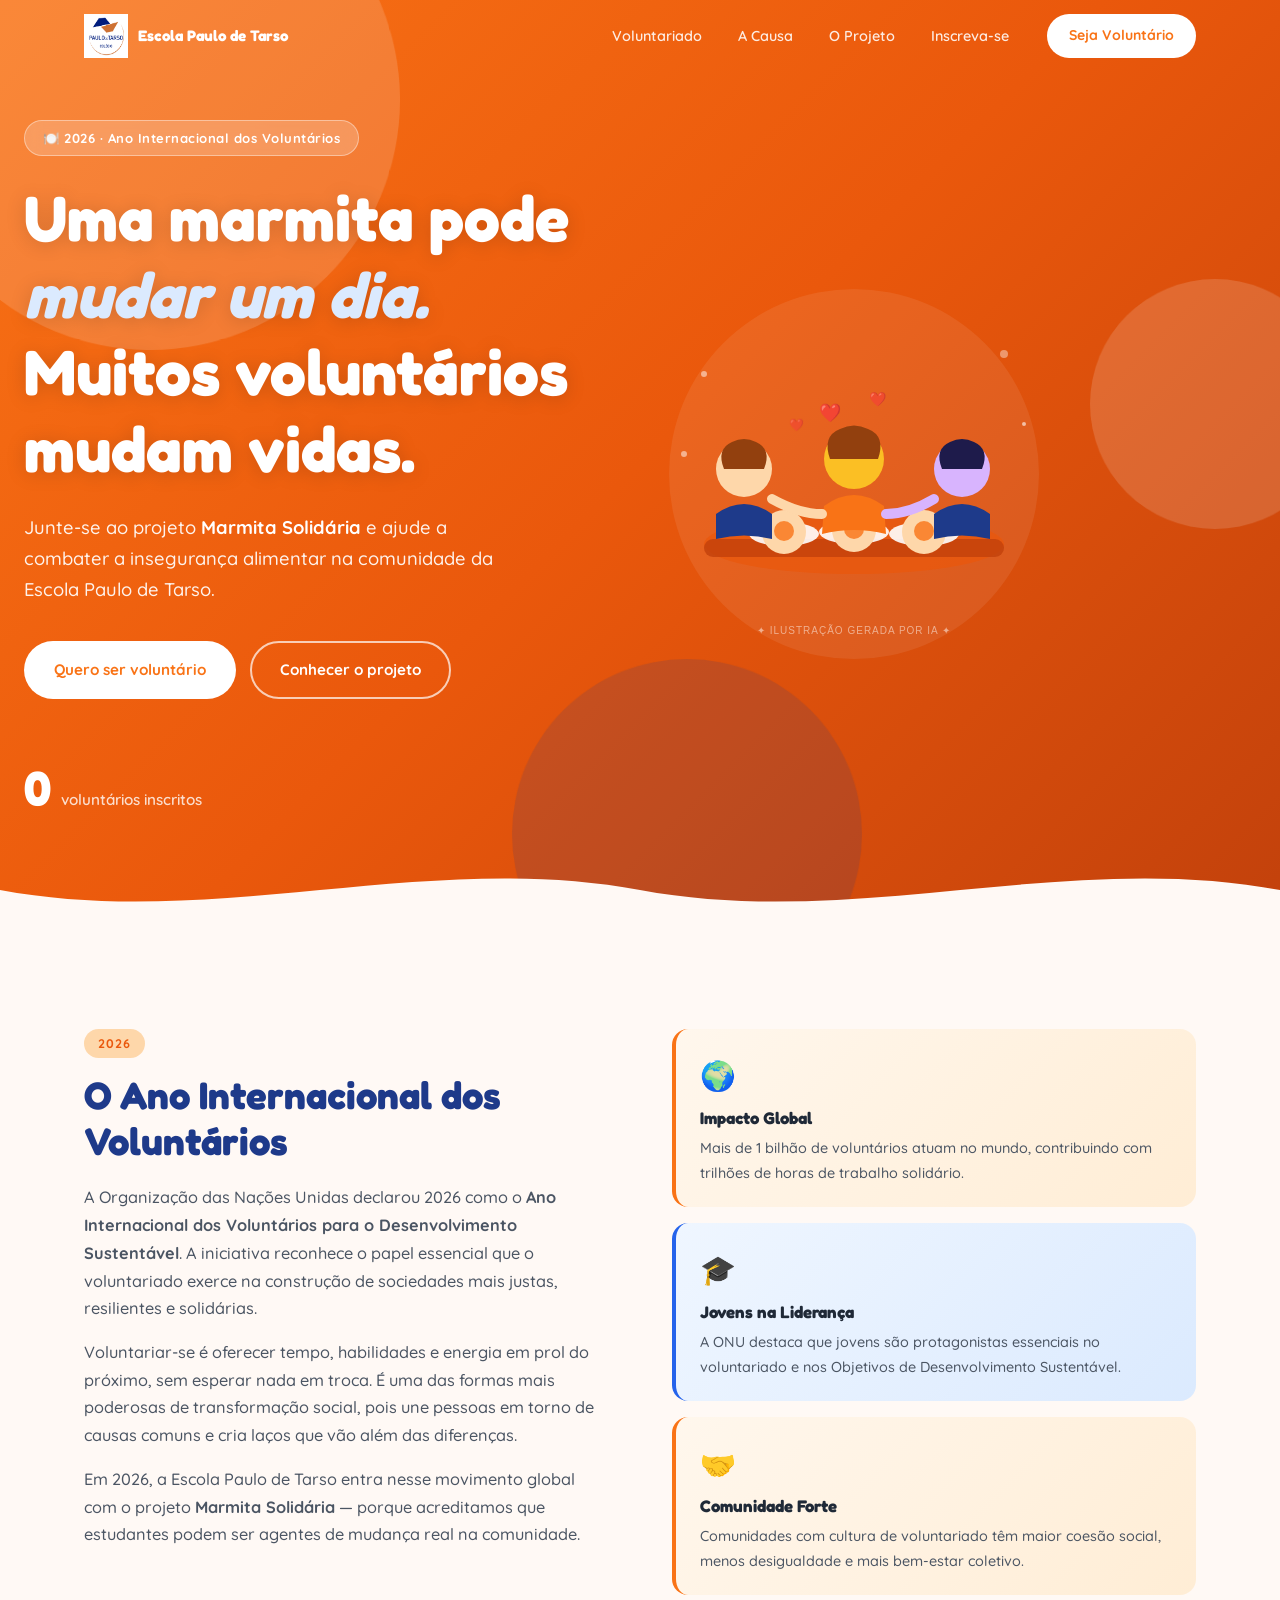
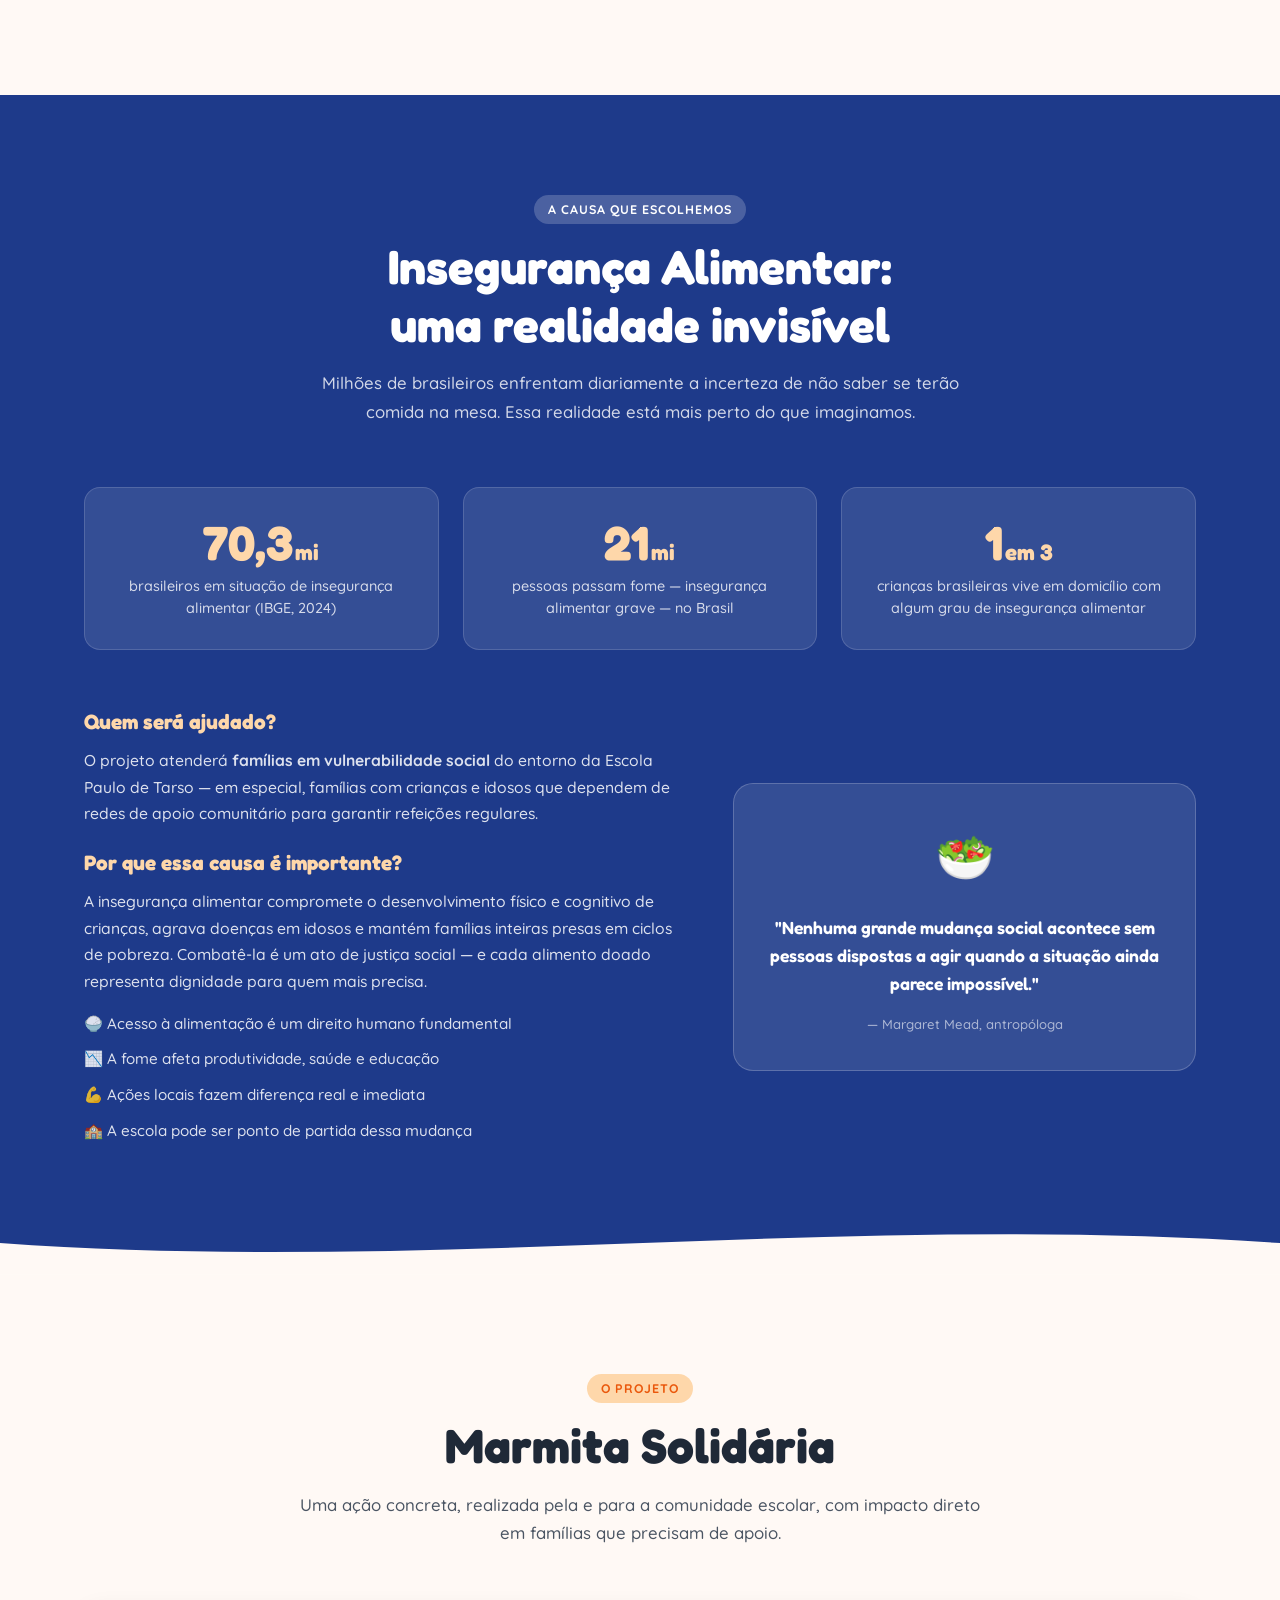
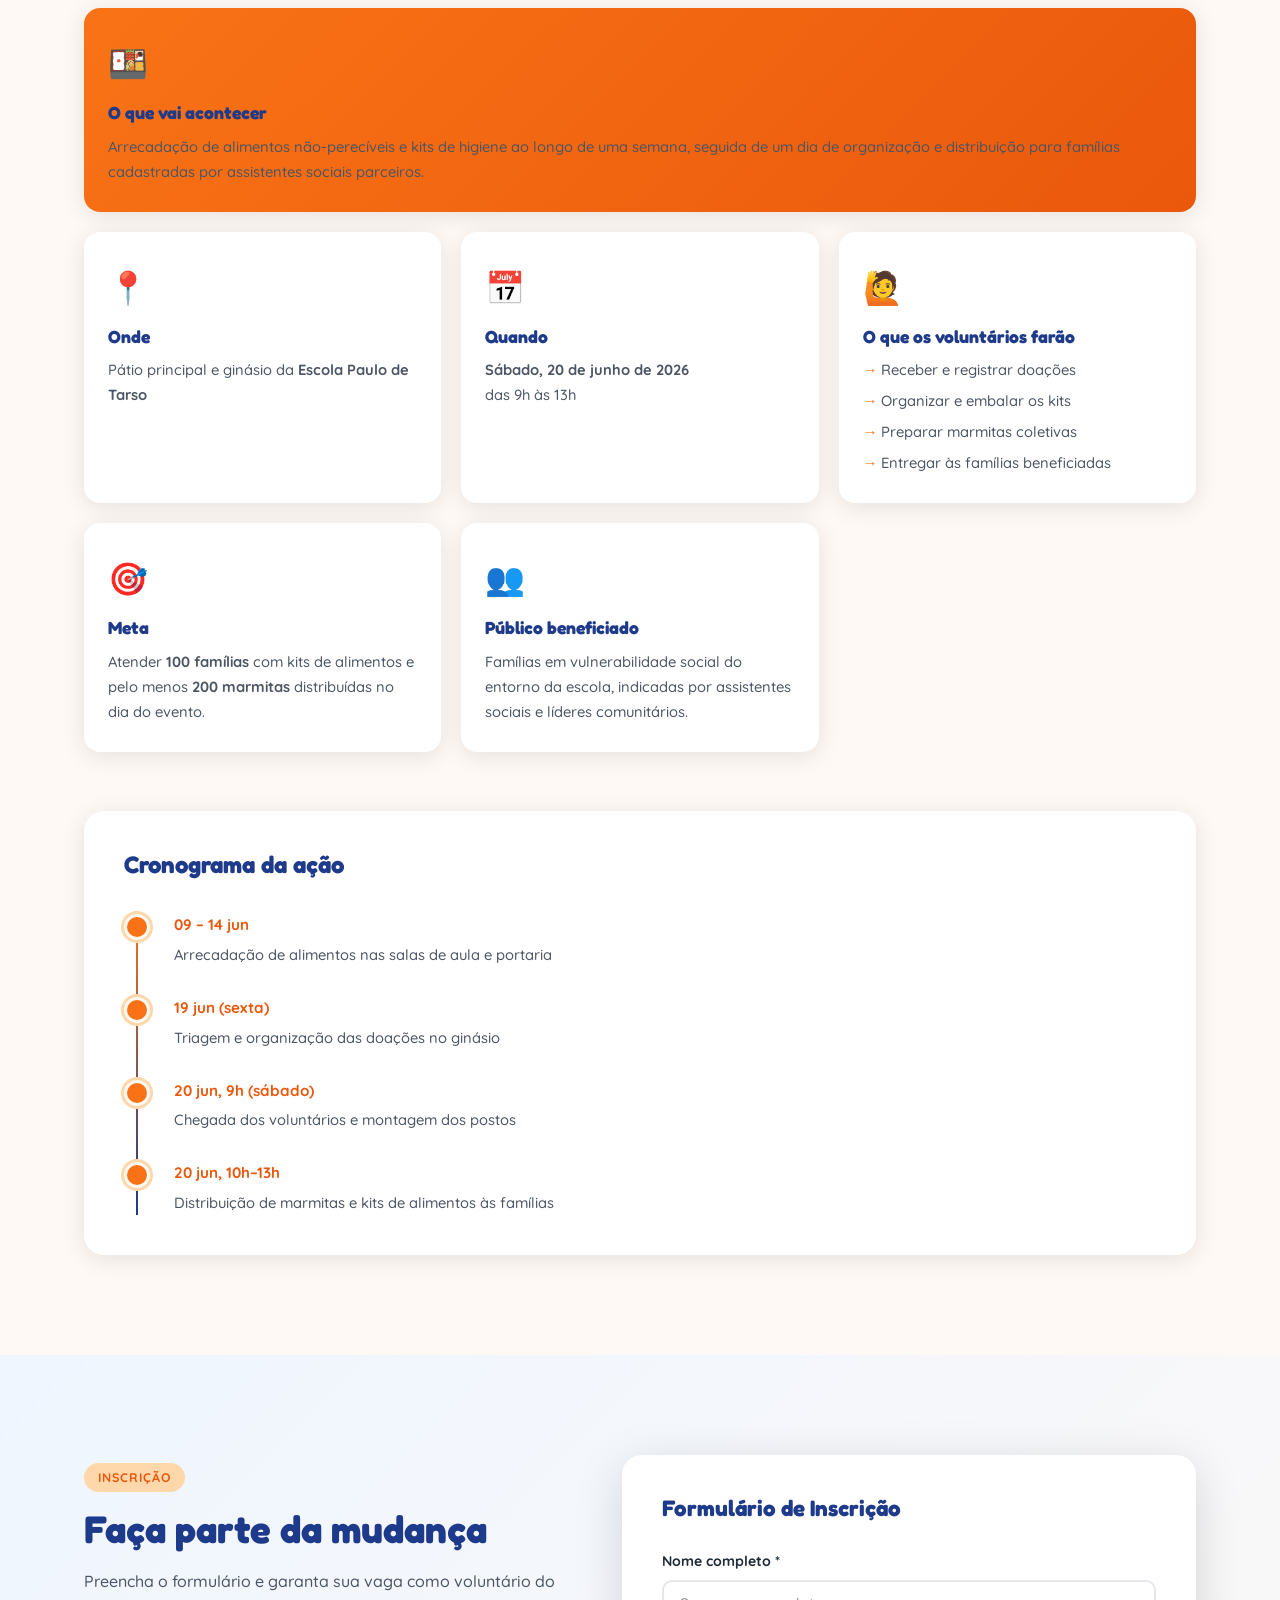
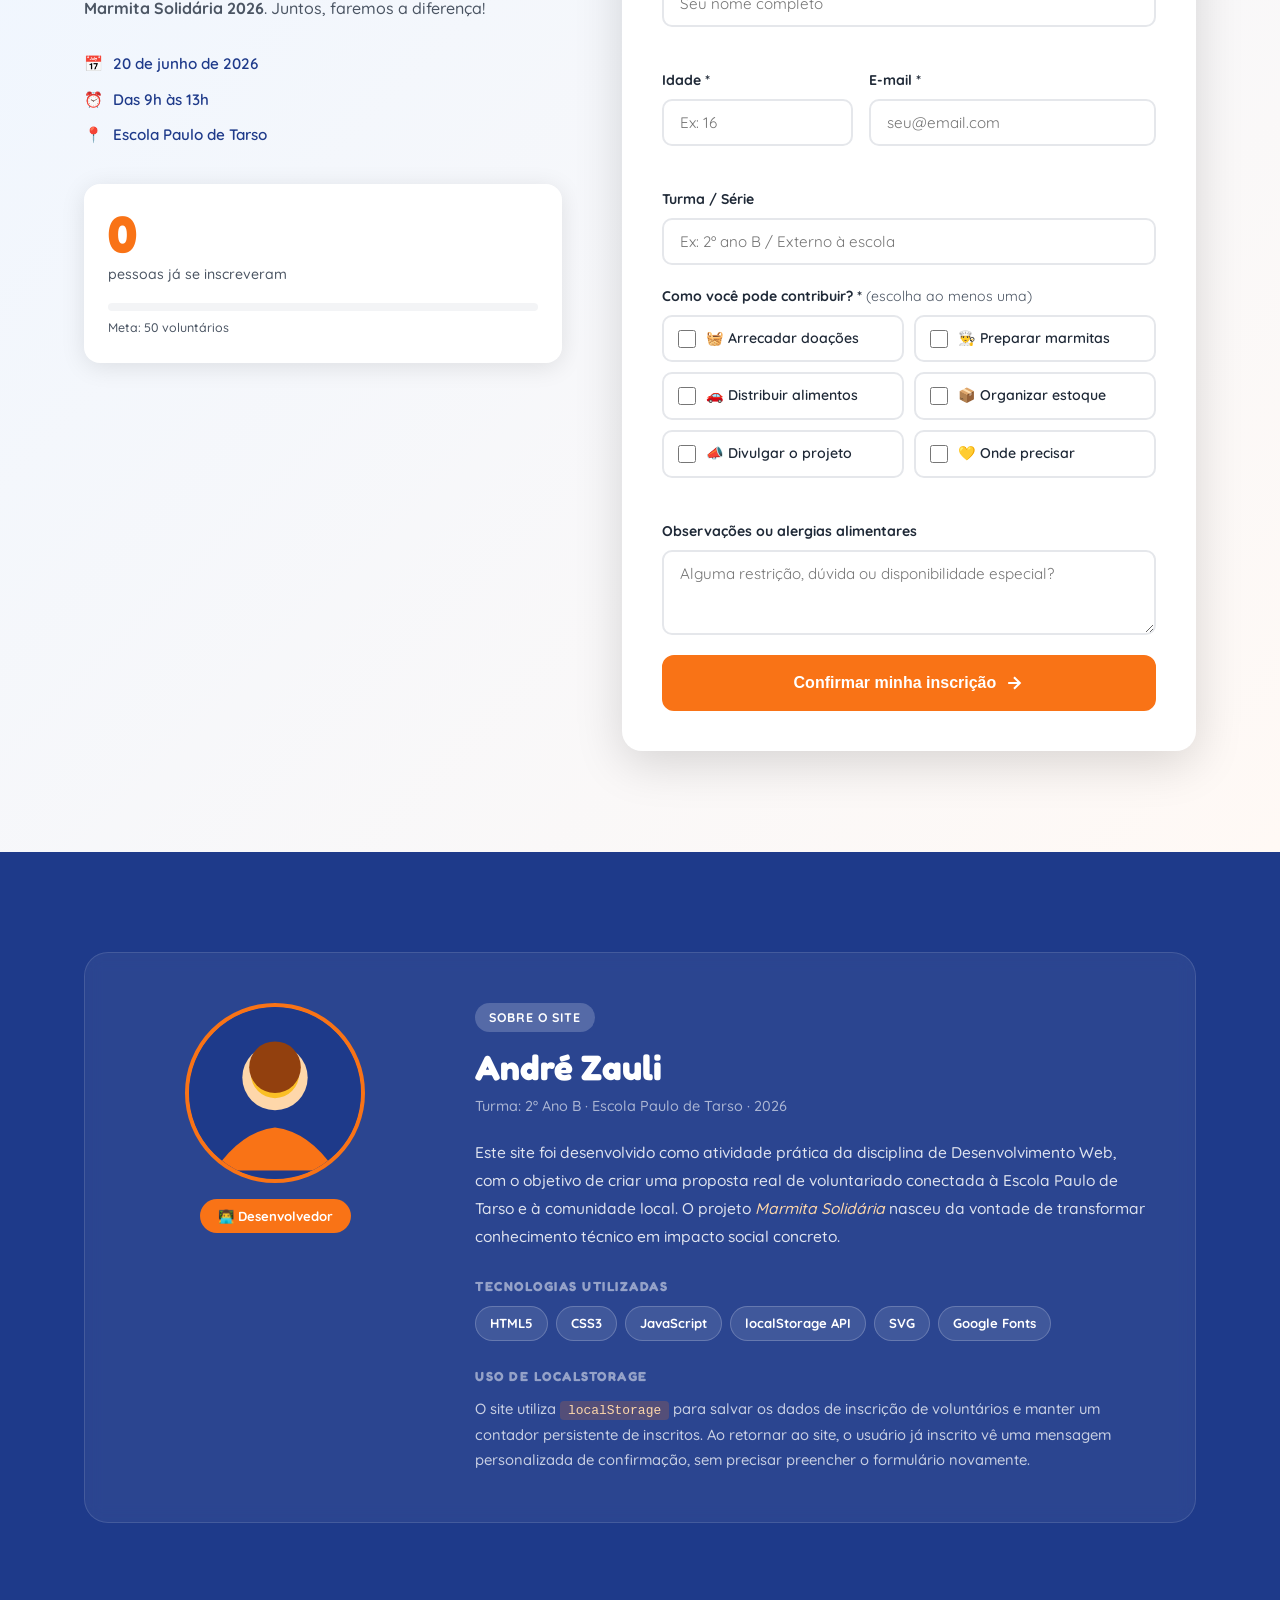
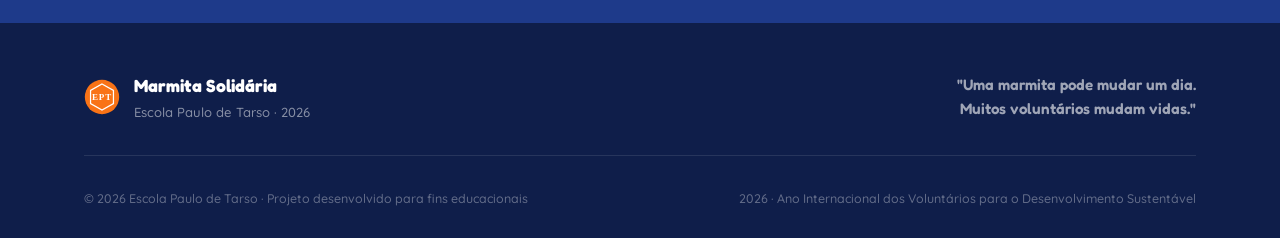
<file: atividade_felipe/index.html>
<!DOCTYPE html>
<html lang="pt-BR">
<head>
  <meta charset="UTF-8" />
  <meta name="viewport" content="width=device-width, initial-scale=1.0" />
  <title>Marmita Solidária · Escola Paulo de Tarso</title>
  <link rel="preconnect" href="https://fonts.googleapis.com" />
  <link rel="preconnect" href="https://fonts.gstatic.com" crossorigin />
  <link href="https://fonts.googleapis.com/css2?family=Fredoka:wght@300;400;500;600;700;800&family=Quicksand:wght@400;500;600;700&display=swap" rel="stylesheet" />
  <link rel="stylesheet" href="style.css" />
</head>
<body>

  <!-- ═══════════ NAVBAR ═══════════ -->
  <nav id="navbar">
    <div class="nav-container">
      <a href="#hero" class="nav-logo">
        <img src="../fotos/logo colegio.png" alt="Logo Colégio Paulo de Tarso" width="44" height="44">
        <span>Escola Paulo de Tarso</span>
      </a>
      <ul class="nav-links" id="navLinks">
        <li><a href="#voluntariado">Voluntariado</a></li>
        <li><a href="#causa">A Causa</a></li>
        <li><a href="#projeto">O Projeto</a></li>
        <li><a href="#formulario">Inscreva-se</a></li>
      </ul>
      <a href="#formulario" class="nav-cta">Seja Voluntário</a>
      <button class="nav-toggle" id="navToggle" aria-label="Abrir menu">
        <span></span><span></span><span></span>
      </button>
    </div>
  </nav>

  <!-- ═══════════ HERO ═══════════ -->
  <section id="hero">
    <div class="hero-blobs">
      <div class="blob b1"></div>
      <div class="blob b2"></div>
      <div class="blob b3"></div>
    </div>

    <div class="hero-content">
      <span class="badge">🍽️ 2026 · Ano Internacional dos Voluntários</span>
      <h1>
        Uma marmita pode<br>
        <em>mudar um dia.</em><br>
        Muitos voluntários<br>
        mudam vidas.
      </h1>
      <p class="hero-sub">
        Junte-se ao projeto <strong>Marmita Solidária</strong> e ajude a combater
        a insegurança alimentar na comunidade da Escola Paulo de Tarso.
      </p>
      <div class="hero-btns">
        <a href="#formulario" class="btn btn-white">Quero ser voluntário</a>
        <a href="#projeto" class="btn btn-outline-white">Conhecer o projeto</a>
      </div>
      <div class="hero-counter">
        <span class="counter-num" id="heroCounter">0</span>
        <span class="counter-lbl">voluntários inscritos</span>
      </div>
    </div>

    <!-- Ilustração SVG estilo IA -->
    <div class="hero-art" aria-label="Ilustração gerada por IA: comunidade compartilhando refeições">
      <svg viewBox="0 0 420 400" xmlns="http://www.w3.org/2000/svg" role="img">
        <title>Comunidade solidária compartilhando alimentos</title>
        <!-- BG circle -->
        <circle cx="210" cy="200" r="185" fill="rgba(255,255,255,0.08)"/>
        <!-- Table -->
        <ellipse cx="210" cy="270" rx="150" ry="30" fill="#EA580C" opacity="0.7"/>
        <rect x="60" y="265" width="300" height="18" rx="9" fill="#C2410C" opacity="0.8"/>
        <!-- Plates -->
        <ellipse cx="140" cy="260" rx="35" ry="12" fill="#fff" opacity="0.9"/>
        <ellipse cx="210" cy="258" rx="35" ry="12" fill="#fff" opacity="0.9"/>
        <ellipse cx="280" cy="260" rx="35" ry="12" fill="#fff" opacity="0.9"/>
        <circle cx="140" cy="258" r="22" fill="#FED7AA"/>
        <circle cx="210" cy="256" r="22" fill="#FED7AA"/>
        <circle cx="280" cy="258" r="22" fill="#FED7AA"/>
        <!-- Food details -->
        <circle cx="140" cy="257" r="10" fill="#F97316" opacity="0.8"/>
        <circle cx="210" cy="255" r="10" fill="#F97316" opacity="0.8"/>
        <circle cx="280" cy="257" r="10" fill="#F97316" opacity="0.8"/>
        <!-- Person left -->
        <circle cx="100" cy="195" r="28" fill="#FED7AA"/>
        <path d="M72 240 Q100 220 128 240 L128 265 Q100 258 72 265 Z" fill="#1e3a8a"/>
        <path d="M80 195 Q72 175 88 168 Q100 162 112 168 Q128 175 120 195" fill="#92400e"/>
        <!-- Person center -->
        <circle cx="210" cy="185" r="30" fill="#FBBF24"/>
        <path d="M180 232 Q210 210 240 232 L242 260 Q210 252 178 260 Z" fill="#F97316"/>
        <path d="M186 185 Q178 162 196 155 Q210 148 224 155 Q242 162 234 185" fill="#92400e"/>
        <!-- Person right -->
        <circle cx="318" cy="195" r="28" fill="#D8B4FE"/>
        <path d="M290 240 Q318 220 346 240 L346 265 Q318 258 290 265 Z" fill="#1e3a8a"/>
        <path d="M298 195 Q290 175 306 168 Q318 162 330 168 Q346 175 338 195" fill="#1e1b4b"/>
        <!-- Arms reaching toward center -->
        <path d="M128 225 Q155 240 178 240" stroke="#FED7AA" stroke-width="10" fill="none" stroke-linecap="round"/>
        <path d="M242 240 Q265 240 290 225" stroke="#D8B4FE" stroke-width="10" fill="none" stroke-linecap="round"/>
        <!-- Hearts floating -->
        <text x="175" y="145" font-size="18" fill="#fff" opacity="0.9">❤️</text>
        <text x="225" y="130" font-size="14" fill="#fff" opacity="0.7">❤️</text>
        <text x="145" y="155" font-size="12" fill="#fff" opacity="0.6">❤️</text>
        <!-- Stars -->
        <circle cx="60" cy="100" r="3" fill="#fff" opacity="0.5"/>
        <circle cx="360" cy="80" r="4" fill="#fff" opacity="0.4"/>
        <circle cx="380" cy="150" r="2" fill="#fff" opacity="0.6"/>
        <circle cx="40" cy="180" r="3" fill="#fff" opacity="0.5"/>
        <!-- Label -->
        <text x="210" y="360" text-anchor="middle" font-family="sans-serif" font-size="10" fill="rgba(255,255,255,0.5)" letter-spacing="1">✦ ILUSTRAÇÃO GERADA POR IA ✦</text>
      </svg>
    </div>

    <div class="wave-bottom">
      <svg viewBox="0 0 1440 90" xmlns="http://www.w3.org/2000/svg" preserveAspectRatio="none">
        <path d="M0,45 C240,90 480,0 720,45 C960,90 1200,0 1440,45 L1440,90 L0,90 Z" fill="#fff9f5"/>
      </svg>
    </div>
  </section>

  <!-- ═══════════ ANO DO VOLUNTARIADO ═══════════ -->
  <section id="voluntariado" class="section-light">
    <div class="container">
      <div class="two-col reveal">
        <div class="col-text">
          <span class="section-tag">2026</span>
          <h2>O Ano Internacional dos Voluntários</h2>
          <p>
            A Organização das Nações Unidas declarou 2026 como o
            <strong>Ano Internacional dos Voluntários para o Desenvolvimento Sustentável</strong>.
            A iniciativa reconhece o papel essencial que o voluntariado exerce na construção de
            sociedades mais justas, resilientes e solidárias.
          </p>
          <p>
            Voluntariar-se é oferecer tempo, habilidades e energia em prol do próximo, sem
            esperar nada em troca. É uma das formas mais poderosas de transformação social,
            pois une pessoas em torno de causas comuns e cria laços que vão além das diferenças.
          </p>
          <p>
            Em 2026, a Escola Paulo de Tarso entra nesse movimento global com o projeto
            <strong>Marmita Solidária</strong> — porque acreditamos que estudantes podem
            ser agentes de mudança real na comunidade.
          </p>
        </div>
        <div class="col-cards">
          <div class="info-card ic-orange">
            <div class="ic-icon">🌍</div>
            <h3>Impacto Global</h3>
            <p>Mais de 1 bilhão de voluntários atuam no mundo, contribuindo com trilhões de horas de trabalho solidário.</p>
          </div>
          <div class="info-card ic-blue">
            <div class="ic-icon">🎓</div>
            <h3>Jovens na Liderança</h3>
            <p>A ONU destaca que jovens são protagonistas essenciais no voluntariado e nos Objetivos de Desenvolvimento Sustentável.</p>
          </div>
          <div class="info-card ic-orange">
            <div class="ic-icon">🤝</div>
            <h3>Comunidade Forte</h3>
            <p>Comunidades com cultura de voluntariado têm maior coesão social, menos desigualdade e mais bem-estar coletivo.</p>
          </div>
        </div>
      </div>
    </div>
  </section>

  <!-- ═══════════ A CAUSA ═══════════ -->
  <section id="causa" class="section-blue">
    <div class="container">
      <div class="section-header reveal">
        <span class="section-tag tag-light">A causa que escolhemos</span>
        <h2>Insegurança Alimentar:<br>uma realidade invisível</h2>
        <p class="section-desc">
          Milhões de brasileiros enfrentam diariamente a incerteza de não saber se terão
          comida na mesa. Essa realidade está mais perto do que imaginamos.
        </p>
      </div>

      <div class="stats-grid reveal">
        <div class="stat-card">
          <div class="stat-num">70,3<span>mi</span></div>
          <div class="stat-txt">brasileiros em situação de insegurança alimentar (IBGE, 2024)</div>
        </div>
        <div class="stat-card">
          <div class="stat-num">21<span>mi</span></div>
          <div class="stat-txt">pessoas passam fome — insegurança alimentar grave — no Brasil</div>
        </div>
        <div class="stat-card">
          <div class="stat-num">1<span>em 3</span></div>
          <div class="stat-txt">crianças brasileiras vive em domicílio com algum grau de insegurança alimentar</div>
        </div>
      </div>

      <div class="causa-detail reveal">
        <div class="causa-text">
          <h3>Quem será ajudado?</h3>
          <p>
            O projeto atenderá <strong>famílias em vulnerabilidade social</strong> do entorno
            da Escola Paulo de Tarso — em especial, famílias com crianças e idosos que
            dependem de redes de apoio comunitário para garantir refeições regulares.
          </p>
          <h3>Por que essa causa é importante?</h3>
          <p>
            A insegurança alimentar compromete o desenvolvimento físico e cognitivo de crianças,
            agrava doenças em idosos e mantém famílias inteiras presas em ciclos de pobreza.
            Combatê-la é um ato de justiça social — e cada alimento doado representa dignidade
            para quem mais precisa.
          </p>
          <ul class="causa-list">
            <li>🍚 Acesso à alimentação é um direito humano fundamental</li>
            <li>📉 A fome afeta produtividade, saúde e educação</li>
            <li>💪 Ações locais fazem diferença real e imediata</li>
            <li>🏫 A escola pode ser ponto de partida dessa mudança</li>
          </ul>
        </div>
        <div class="causa-visual">
          <div class="dado-destaque">
            <div class="dado-icone">🥗</div>
            <blockquote>
              "Nenhuma grande mudança social acontece sem pessoas dispostas a agir
              quando a situação ainda parece impossível."
            </blockquote>
            <cite>— Margaret Mead, antropóloga</cite>
          </div>
        </div>
      </div>
    </div>
    <div class="wave-bottom-blue">
      <svg viewBox="0 0 1440 70" xmlns="http://www.w3.org/2000/svg" preserveAspectRatio="none">
        <path d="M0,35 C480,70 960,0 1440,35 L1440,70 L0,70 Z" fill="#fff9f5"/>
      </svg>
    </div>
  </section>

  <!-- ═══════════ O PROJETO ═══════════ -->
  <section id="projeto" class="section-light">
    <div class="container">
      <div class="section-header reveal">
        <span class="section-tag">O Projeto</span>
        <h2>Marmita Solidária</h2>
        <p class="section-desc">
          Uma ação concreta, realizada pela e para a comunidade escolar,
          com impacto direto em famílias que precisam de apoio.
        </p>
      </div>

      <div class="projeto-grid reveal">
        <div class="proj-card pc-main">
          <div class="pc-icon">🍱</div>
          <h3>O que vai acontecer</h3>
          <p>
            Arrecadação de alimentos não-perecíveis e kits de higiene ao longo de
            uma semana, seguida de um dia de organização e distribuição para famílias
            cadastradas por assistentes sociais parceiros.
          </p>
        </div>
        <div class="proj-card">
          <div class="pc-icon">📍</div>
          <h3>Onde</h3>
          <p>Pátio principal e ginásio da <strong>Escola Paulo de Tarso</strong></p>
        </div>
        <div class="proj-card">
          <div class="pc-icon">📅</div>
          <h3>Quando</h3>
          <p><strong>Sábado, 20 de junho de 2026</strong><br>das 9h às 13h</p>
        </div>
        <div class="proj-card">
          <div class="pc-icon">🙋</div>
          <h3>O que os voluntários farão</h3>
          <ul>
            <li>Receber e registrar doações</li>
            <li>Organizar e embalar os kits</li>
            <li>Preparar marmitas coletivas</li>
            <li>Entregar às famílias beneficiadas</li>
          </ul>
        </div>
        <div class="proj-card">
          <div class="pc-icon">🎯</div>
          <h3>Meta</h3>
          <p>Atender <strong>100 famílias</strong> com kits de alimentos e pelo menos <strong>200 marmitas</strong> distribuídas no dia do evento.</p>
        </div>
        <div class="proj-card">
          <div class="pc-icon">👥</div>
          <h3>Público beneficiado</h3>
          <p>Famílias em vulnerabilidade social do entorno da escola, indicadas por assistentes sociais e líderes comunitários.</p>
        </div>
      </div>

      <div class="cronograma reveal">
        <h3>Cronograma da ação</h3>
        <div class="timeline">
          <div class="tl-item">
            <div class="tl-dot"></div>
            <div class="tl-content">
              <strong>09 – 14 jun</strong>
              <span>Arrecadação de alimentos nas salas de aula e portaria</span>
            </div>
          </div>
          <div class="tl-item">
            <div class="tl-dot"></div>
            <div class="tl-content">
              <strong>19 jun (sexta)</strong>
              <span>Triagem e organização das doações no ginásio</span>
            </div>
          </div>
          <div class="tl-item">
            <div class="tl-dot"></div>
            <div class="tl-content">
              <strong>20 jun, 9h (sábado)</strong>
              <span>Chegada dos voluntários e montagem dos postos</span>
            </div>
          </div>
          <div class="tl-item">
            <div class="tl-dot"></div>
            <div class="tl-content">
              <strong>20 jun, 10h–13h</strong>
              <span>Distribuição de marmitas e kits de alimentos às famílias</span>
            </div>
          </div>
        </div>
      </div>
    </div>
  </section>

  <!-- ═══════════ FORMULÁRIO ═══════════ -->
  <section id="formulario" class="section-form">
    <div class="container">
      <div class="form-wrap reveal">
        <div class="form-info">
          <span class="section-tag">Inscrição</span>
          <h2>Faça parte da mudança</h2>
          <p>
            Preencha o formulário e garanta sua vaga como voluntário do
            <strong>Marmita Solidária 2026</strong>. Juntos, faremos a diferença!
          </p>
          <div class="form-details">
            <div class="fd-item">📅 <span>20 de junho de 2026</span></div>
            <div class="fd-item">⏰ <span>Das 9h às 13h</span></div>
            <div class="fd-item">📍 <span>Escola Paulo de Tarso</span></div>
          </div>
          <!-- Contador de voluntários -->
          <div class="vol-counter">
            <div class="vc-num" id="formCounter">0</div>
            <div class="vc-txt">pessoas já se inscreveram</div>
            <div class="vc-bar"><div class="vc-fill" id="vcFill"></div></div>
            <div class="vc-meta">Meta: 50 voluntários</div>
          </div>
        </div>

        <div class="form-box" id="formBox">
          <!-- Mensagem de já inscrito (oculta por padrão) -->
          <div class="already-msg" id="alreadyMsg" style="display:none;">
            <div class="am-icon">🎉</div>
            <h3>Você já está inscrito!</h3>
            <p id="alreadyName">Obrigado por fazer parte do Marmita Solidária 2026!</p>
            <p class="am-sub">Nos vemos no dia <strong>20 de junho</strong> às 9h. Fique atento ao e-mail com mais detalhes.</p>
            <button class="btn btn-orange" id="cancelBtn">Cancelar minha inscrição</button>
          </div>

          <!-- Formulário -->
          <form id="volunteerForm" novalidate>
            <h3>Formulário de Inscrição</h3>

            <div class="field-group">
              <label for="nome">Nome completo *</label>
              <input type="text" id="nome" name="nome" placeholder="Seu nome completo" required />
              <span class="field-err" id="err-nome"></span>
            </div>

            <div class="field-row">
              <div class="field-group">
                <label for="idade">Idade *</label>
                <input type="number" id="idade" name="idade" placeholder="Ex: 16" min="10" max="99" required />
                <span class="field-err" id="err-idade"></span>
              </div>
              <div class="field-group">
                <label for="email">E-mail *</label>
                <input type="email" id="email" name="email" placeholder="seu@email.com" required />
                <span class="field-err" id="err-email"></span>
              </div>
            </div>

            <div class="field-group">
              <label for="turma">Turma / Série</label>
              <input type="text" id="turma" name="turma" placeholder="Ex: 2º ano B / Externo à escola" />
            </div>

            <!-- Campo personalizado da causa: contribuição -->
            <div class="field-group">
              <label>Como você pode contribuir? * <span class="field-hint">(escolha ao menos uma)</span></label>
              <div class="checkbox-grid">
                <label class="check-item">
                  <input type="checkbox" name="contribuicao" value="arrecadar" />
                  <span>🧺 Arrecadar doações</span>
                </label>
                <label class="check-item">
                  <input type="checkbox" name="contribuicao" value="preparar" />
                  <span>👨‍🍳 Preparar marmitas</span>
                </label>
                <label class="check-item">
                  <input type="checkbox" name="contribuicao" value="distribuir" />
                  <span>🚗 Distribuir alimentos</span>
                </label>
                <label class="check-item">
                  <input type="checkbox" name="contribuicao" value="organizar" />
                  <span>📦 Organizar estoque</span>
                </label>
                <label class="check-item">
                  <input type="checkbox" name="contribuicao" value="divulgar" />
                  <span>📣 Divulgar o projeto</span>
                </label>
                <label class="check-item">
                  <input type="checkbox" name="contribuicao" value="qualquer" />
                  <span>💛 Onde precisar</span>
                </label>
              </div>
              <span class="field-err" id="err-contrib"></span>
            </div>

            <div class="field-group">
              <label for="obs">Observações ou alergias alimentares</label>
              <textarea id="obs" name="obs" rows="3" placeholder="Alguma restrição, dúvida ou disponibilidade especial?"></textarea>
            </div>

            <button type="submit" class="btn btn-orange btn-full">
              <span>Confirmar minha inscrição</span>
              <svg width="20" height="20" viewBox="0 0 24 24" fill="none" stroke="currentColor" stroke-width="2.5">
                <path d="M5 12h14M12 5l7 7-7 7"/>
              </svg>
            </button>
          </form>

          <!-- Mensagem de sucesso (oculta por padrão) -->
          <div class="success-msg" id="successMsg" style="display:none;">
            <div class="sm-icon">✅</div>
            <h3>Inscrição confirmada!</h3>
            <p id="successName">Obrigado, voluntário!</p>
            <p>Você receberá detalhes no e-mail cadastrado. Nos vemos no dia <strong>20 de junho</strong>!</p>
          </div>
        </div>
      </div>
    </div>
  </section>

  <!-- ═══════════ DESENVOLVEDOR ═══════════ -->
  <section id="desenvolvedor" class="section-dev">
    <div class="container">
      <div class="dev-card reveal">
        <div class="dev-photo">
          <!-- Foto do desenvolvedor / grupo -->
          <svg viewBox="0 0 200 200" xmlns="http://www.w3.org/2000/svg" aria-label="Foto do desenvolvedor">
            <circle cx="100" cy="100" r="100" fill="#1e3a8a"/>
            <circle cx="100" cy="82" r="38" fill="#FED7AA"/>
            <path d="M30 190 Q60 145 100 140 Q140 145 170 190" fill="#F97316"/>
            <circle cx="100" cy="78" r="28" fill="#FBBF24"/>
            <circle cx="100" cy="70" r="30" fill="#92400e"/>
          </svg>
          <div class="dev-badge">👨‍💻 Desenvolvedor</div>
        </div>
        <div class="dev-info">
          <span class="section-tag tag-light">Sobre o site</span>
          <h2>André Zauli</h2>
          <p class="dev-turma">Turma: 2º Ano B · Escola Paulo de Tarso · 2026</p>
          <p class="dev-desc">
            Este site foi desenvolvido como atividade prática da disciplina de
            Desenvolvimento Web, com o objetivo de criar uma proposta real de
            voluntariado conectada à Escola Paulo de Tarso e à comunidade local.
            O projeto <em>Marmita Solidária</em> nasceu da vontade de transformar
            conhecimento técnico em impacto social concreto.
          </p>
          <div class="dev-tech">
            <h4>Tecnologias utilizadas</h4>
            <div class="tech-tags">
              <span class="tag">HTML5</span>
              <span class="tag">CSS3</span>
              <span class="tag">JavaScript</span>
              <span class="tag">localStorage API</span>
              <span class="tag">SVG</span>
              <span class="tag">Google Fonts</span>
            </div>
          </div>
          <div class="dev-ls">
            <h4>Uso de localStorage</h4>
            <p>
              O site utiliza <code>localStorage</code> para salvar os dados de inscrição
              de voluntários e manter um contador persistente de inscritos. Ao retornar
              ao site, o usuário já inscrito vê uma mensagem personalizada de confirmação,
              sem precisar preencher o formulário novamente.
            </p>
          </div>
        </div>
      </div>
    </div>
  </section>

  <!-- ═══════════ FOOTER ═══════════ -->
  <footer id="footer">
    <div class="container">
      <div class="footer-top">
        <div class="footer-brand">
          <svg width="36" height="36" viewBox="0 0 44 44" xmlns="http://www.w3.org/2000/svg">
            <circle cx="22" cy="22" r="21" fill="#F97316"/>
            <path d="M22 6 L36 14 L36 30 L22 38 L8 30 L8 14 Z" fill="none" stroke="#fff" stroke-width="1.5"/>
            <text x="22" y="26" text-anchor="middle" font-family="serif" font-weight="900" font-size="11" fill="#fff" letter-spacing="1">EPT</text>
          </svg>
          <div>
            <strong>Marmita Solidária</strong>
            <span>Escola Paulo de Tarso · 2026</span>
          </div>
        </div>
        <p class="footer-slogan">
          "Uma marmita pode mudar um dia.<br>Muitos voluntários mudam vidas."
        </p>
      </div>
      <div class="footer-bottom">
        <p>© 2026 Escola Paulo de Tarso · Projeto desenvolvido para fins educacionais</p>
        <p>2026 · Ano Internacional dos Voluntários para o Desenvolvimento Sustentável</p>
      </div>
    </div>
  </footer>

  <script src="script.js"></script>
</body>
</html>
</file>
<file: atividade_felipe/style.css>
/* ═══════════════════════════════════════════
   MARMITA SOLIDÁRIA · Escola Paulo de Tarso
   style.css — Paleta: Laranja, Azul, Branco
═══════════════════════════════════════════ */

/* ── Variáveis ── */
:root {
  --orange:     #F97316;
  --orange-dark:#EA580C;
  --orange-lt:  #FED7AA;
  --blue:       #1e3a8a;
  --blue-mid:   #2563eb;
  --blue-lt:    #dbeafe;
  --white:      #ffffff;
  --warm-bg:    #fff9f5;
  --gray-100:   #f3f4f6;
  --gray-600:   #4b5563;
  --gray-800:   #1f2937;
  --radius:     16px;
  --shadow:     0 4px 24px rgba(0,0,0,0.10);
  --shadow-lg:  0 12px 48px rgba(0,0,0,0.15);
  --transition: 0.3s cubic-bezier(.4,0,.2,1);
}

/* ── Reset & Base ── */
*, *::before, *::after { box-sizing: border-box; margin: 0; padding: 0; }

html { 
  scroll-behavior: smooth;
  scroll-padding-top: 88px;
}

/* Respeitar preferências de acessibilidade */
@media (prefers-reduced-motion: reduce) {
  *, *::before, *::after {
    animation-duration: 0.01ms !important;
    animation-iteration-count: 1 !important;
    transition-duration: 0.01ms !important;
    scroll-behavior: auto !important;
  }
}

body {
  font-family: 'Quicksand', sans-serif;
  color: var(--gray-800);
  background: var(--warm-bg);
  line-height: 1.7;
  overflow-x: hidden;
  -webkit-font-smoothing: antialiased;
  -moz-osx-font-smoothing: grayscale;
  font-weight: 500;
}

h1, h2, h3, h4 {
  font-family: 'Fredoka', sans-serif;
  line-height: 1.2;
  font-weight: 700;
}

a { text-decoration: none; color: inherit; }
ul { list-style: none; }
img, svg { display: block; }
textarea, input, select { font-family: inherit; }

.container {
  max-width: 1160px;
  margin: 0 auto;
  padding: 0 24px;
}

/* ── Reveal animations ── */
.reveal {
  opacity: 0;
  transform: translateY(36px);
  transition: opacity 0.65s cubic-bezier(0.25, 0.46, 0.45, 0.94), transform 0.65s cubic-bezier(0.25, 0.46, 0.45, 0.94);
  will-change: opacity, transform;
}
.reveal.visible {
  opacity: 1;
  transform: translateY(0);
}

/* ══════════════ NAVBAR ══════════════ */
#navbar {
  position: fixed;
  top: 0; left: 0; right: 0;
  z-index: 1000;
  transition: background var(--transition), box-shadow var(--transition);
  padding: 0;
}

#navbar.scrolled {
  background: rgba(255,255,255,0.96);
  backdrop-filter: blur(12px);
  box-shadow: 0 2px 20px rgba(0,0,0,0.08);
}

.nav-container {
  max-width: 1160px;
  margin: 0 auto;
  padding: 0 24px;
  height: 72px;
  display: flex;
  align-items: center;
  gap: 24px;
}

.nav-logo {
  display: flex;
  align-items: center;
  gap: 10px;
  font-family: 'Fredoka', sans-serif;
  font-weight: 700;
  font-size: 0.95rem;
  color: var(--white);
  transition: color var(--transition);
  white-space: nowrap;
}

#navbar.scrolled .nav-logo { color: var(--blue); }

.nav-logo svg { flex-shrink: 0; }

.nav-links {
  display: flex;
  gap: 8px;
  margin-left: auto;
}

.nav-links a {
  padding: 8px 14px;
  border-radius: 8px;
  font-weight: 600;
  font-size: 0.9rem;
  color: rgba(255,255,255,0.88);
  transition: color var(--transition), background var(--transition);
}

.nav-links a:focus-visible {
  outline: 2px solid #dbeafe;
  outline-offset: 2px;
  border-radius: 6px;
}

.nav-links a:hover { 
  color: var(--white); 
  background: rgba(255,255,255,0.12);
}

#navbar.scrolled .nav-links a { 
  color: var(--gray-600);
}

#navbar.scrolled .nav-links a:focus-visible {
  outline-color: var(--blue);
}

#navbar.scrolled .nav-links a:hover { 
  color: var(--blue); 
  background: var(--blue-lt);
}

.nav-cta {
  padding: 10px 22px;
  background: var(--white);
  color: var(--orange);
  border-radius: 50px;
  font-weight: 800;
  font-size: 0.88rem;
  transition: var(--transition);
  white-space: nowrap;
  flex-shrink: 0;
}

.nav-cta:focus-visible {
  outline: 2px solid #dbeafe;
  outline-offset: 2px;
}

.nav-cta:hover {
  background: var(--orange);
  color: var(--white);
  transform: translateY(-1px);
  box-shadow: 0 4px 16px rgba(249,115,22,0.4);
}

#navbar.scrolled .nav-cta {
  background: var(--orange);
  color: var(--white);
}

.nav-toggle {
  display: none;
  flex-direction: column;
  gap: 5px;
  background: none;
  border: none;
  cursor: pointer;
  padding: 6px;
  margin-left: auto;
}

.nav-toggle span {
  display: block;
  width: 24px;
  height: 2px;
  background: var(--white);
  border-radius: 2px;
  transition: var(--transition);
}

#navbar.scrolled .nav-toggle span { background: var(--blue); }

/* ══════════════ HERO ══════════════ */
#hero {
  min-height: 100vh;
  background: linear-gradient(135deg, var(--orange) 0%, var(--orange-dark) 50%, #c2410c 100%);
  display: flex;
  align-items: center;
  position: relative;
  overflow: hidden;
  padding: 120px 24px 100px;
}

.hero-blobs { position: absolute; inset: 0; pointer-events: none; }

.blob {
  position: absolute;
  border-radius: 50%;
  opacity: 0.15;
  animation: floatBlob 8s ease-in-out infinite;
  will-change: transform;
}

.b1 {
  width: 500px; height: 500px;
  background: var(--white);
  top: -150px; left: -100px;
  animation-delay: 0s;
}
.b2 {
  width: 350px; height: 350px;
  background: var(--blue);
  bottom: -80px; left: 40%;
  animation-delay: 3s;
}
.b3 {
  width: 250px; height: 250px;
  background: var(--white);
  top: 30%; right: -60px;
  animation-delay: 1.5s;
}

@keyframes floatBlob {
  0%, 100% { transform: translateY(0) scale(1); }
  50%       { transform: translateY(-30px) scale(1.04); }
}

.hero-content {
  position: relative;
  z-index: 2;
  flex: 1;
  max-width: 620px;
}

.badge {
  display: inline-block;
  background: rgba(255,255,255,0.2);
  border: 1px solid rgba(255,255,255,0.4);
  color: var(--white);
  padding: 6px 18px;
  border-radius: 50px;
  font-size: 0.82rem;
  font-weight: 700;
  letter-spacing: 0.5px;
  margin-bottom: 24px;
  backdrop-filter: blur(8px);
}

#hero h1 {
  font-size: clamp(2.4rem, 5vw, 4.2rem);
  color: var(--white);
  font-weight: 900;
  margin-bottom: 24px;
  text-shadow: 0 2px 20px rgba(0,0,0,0.15);
}

#hero h1 em {
  color: var(--blue-lt);
  font-style: italic;
  font-weight: 700;
}

.hero-sub {
  color: rgba(255,255,255,0.92);
  font-size: 1.15rem;
  margin-bottom: 36px;
  max-width: 500px;
}

.hero-sub strong { color: var(--white); }

.hero-btns {
  display: flex;
  gap: 14px;
  flex-wrap: wrap;
  margin-bottom: 48px;
}

.hero-counter {
  display: flex;
  align-items: baseline;
  gap: 10px;
}

.counter-num {
  font-family: 'Fredoka', sans-serif;
  font-size: 3rem;
  font-weight: 800;
  color: var(--white);
}

.counter-lbl {
  font-size: 0.95rem;
  color: rgba(255,255,255,0.8);
  font-weight: 600;
}

.hero-art {
  position: relative;
  z-index: 2;
  flex: 0 0 420px;
  max-width: 420px;
  animation: floatArt 6s ease-in-out infinite;
  will-change: transform;
}

.hero-art svg { width: 100%; height: auto; }

@keyframes floatArt {
  0%, 100% { transform: translateY(0); }
  50%       { transform: translateY(-16px); }
}

.wave-bottom {
  position: absolute;
  bottom: -1px; left: 0; right: 0;
}
.wave-bottom svg { width: 100%; height: auto; display: block; }

/* ══════════════ BOTÕES ══════════════ */
.btn {
  display: inline-flex;
  align-items: center;
  gap: 8px;
  padding: 14px 28px;
  border-radius: 50px;
  font-weight: 800;
  font-size: 0.95rem;
  cursor: pointer;
  transition: var(--transition);
  border: 2px solid transparent;
  will-change: transform, box-shadow;
  position: relative;
}

.btn:focus-visible {
  outline: 2px solid currentColor;
  outline-offset: 2px;
}

.btn-white {
  background: var(--white);
  color: var(--orange);
}
.btn-white:hover {
  background: var(--orange-dark);
  color: var(--white);
  transform: translateY(-2px);
  box-shadow: 0 8px 24px rgba(0,0,0,0.2);
}

.btn-outline-white {
  border-color: rgba(255,255,255,0.7);
  color: var(--white);
}
.btn-outline-white:hover {
  background: rgba(255,255,255,0.15);
  border-color: var(--white);
  transform: translateY(-2px);
}

.btn-orange {
  background: var(--orange);
  color: var(--white);
  border-color: var(--orange);
}
.btn-orange:hover {
  background: var(--orange-dark);
  border-color: var(--orange-dark);
  transform: translateY(-2px);
  box-shadow: 0 8px 24px rgba(249,115,22,0.4);
}

.btn-full { width: 100%; justify-content: center; border-radius: 12px; padding: 16px; font-size: 1rem; }

/* ══════════════ SEÇÃO TAGS ══════════════ */
.section-tag {
  display: inline-block;
  background: var(--orange-lt);
  color: var(--orange-dark);
  padding: 4px 14px;
  border-radius: 50px;
  font-size: 0.78rem;
  font-weight: 800;
  letter-spacing: 1px;
  text-transform: uppercase;
  margin-bottom: 14px;
}

.tag-light {
  background: rgba(255,255,255,0.2);
  color: var(--white);
}

.section-header {
  text-align: center;
  max-width: 680px;
  margin: 0 auto 60px;
}

.section-header h2 {
  font-size: clamp(2rem, 4vw, 3rem);
  margin-bottom: 16px;
}

.section-desc {
  color: var(--gray-600);
  font-size: 1.05rem;
}

/* ══════════════ SEÇÃO VOLUNTARIADO ══════════════ */
.section-light {
  background: var(--warm-bg);
  padding: 100px 0;
}

.two-col {
  display: grid;
  grid-template-columns: 1fr 1fr;
  gap: 64px;
  align-items: start;
}

.col-text h2 {
  font-size: clamp(1.8rem, 3vw, 2.6rem);
  margin-bottom: 20px;
  color: var(--blue);
}

.col-text p {
  color: var(--gray-600);
  margin-bottom: 16px;
  font-size: 1.02rem;
}

.col-cards {
  display: flex;
  flex-direction: column;
  gap: 16px;
}

.info-card {
  border-radius: var(--radius);
  padding: 22px 24px;
  display: flex;
  flex-direction: column;
  gap: 8px;
}

.ic-orange { background: linear-gradient(135deg, #fff7ed, #ffedd5); border-left: 4px solid var(--orange); }
.ic-blue   { background: linear-gradient(135deg, #eff6ff, #dbeafe); border-left: 4px solid var(--blue-mid); }

.ic-icon { font-size: 1.8rem; }
.info-card h3 { font-size: 1.05rem; color: var(--gray-800); }
.info-card p  { font-size: 0.9rem; color: var(--gray-600); margin: 0; }

/* ══════════════ SEÇÃO CAUSA ══════════════ */
.section-blue {
  background: var(--blue);
  padding: 100px 0 130px;
  position: relative;
}

.section-blue h2, .section-blue .section-desc {
  color: var(--white);
}

.section-blue .section-desc { color: rgba(255,255,255,0.8); }

.stats-grid {
  display: grid;
  grid-template-columns: repeat(3, 1fr);
  gap: 24px;
  margin-bottom: 60px;
}

.stat-card {
  background: rgba(255,255,255,0.1);
  border: 1px solid rgba(255,255,255,0.15);
  border-radius: var(--radius);
  padding: 30px 24px;
  text-align: center;
  backdrop-filter: blur(8px);
  transition: var(--transition);
}

.stat-card:hover {
  background: rgba(255,255,255,0.15);
  transform: translateY(-4px);
}

.stat-num {
  font-family: 'Fredoka', sans-serif;
  font-size: 3rem;
  font-weight: 800;
  color: var(--orange-lt);
  line-height: 1;
  margin-bottom: 10px;
}

.stat-num span {
  font-size: 1.4rem;
  margin-left: 2px;
}

.stat-txt {
  color: rgba(255,255,255,0.8);
  font-size: 0.9rem;
  line-height: 1.5;
}

.causa-detail {
  display: grid;
  grid-template-columns: 1.3fr 1fr;
  gap: 48px;
  align-items: center;
}

.causa-text h3 {
  color: var(--orange-lt);
  font-size: 1.3rem;
  margin: 24px 0 12px;
}

.causa-text h3:first-child { margin-top: 0; }

.causa-text p {
  color: rgba(255,255,255,0.85);
  font-size: 0.98rem;
}

.causa-list {
  margin-top: 16px;
  display: flex;
  flex-direction: column;
  gap: 10px;
}

.causa-list li {
  color: rgba(255,255,255,0.85);
  font-size: 0.95rem;
}

.causa-visual { display: flex; justify-content: center; }

.dado-destaque {
  background: rgba(255,255,255,0.1);
  border: 1px solid rgba(255,255,255,0.2);
  border-radius: 20px;
  padding: 32px;
  text-align: center;
  backdrop-filter: blur(8px);
}

.dado-icone { font-size: 3rem; margin-bottom: 16px; }

blockquote {
  color: var(--white);
  font-family: 'Fredoka', sans-serif;
  font-size: 1.1rem;
  font-weight: 600;
  line-height: 1.6;
  margin-bottom: 12px;
}

cite {
  color: rgba(255,255,255,0.6);
  font-size: 0.82rem;
  font-style: normal;
}

.wave-bottom-blue {
  position: absolute;
  bottom: -1px; left: 0; right: 0;
}
.wave-bottom-blue svg { width: 100%; display: block; }

/* ══════════════ SEÇÃO PROJETO ══════════════ */
.projeto-grid {
  display: grid;
  grid-template-columns: repeat(3, 1fr);
  gap: 20px;
  margin-bottom: 60px;
}

.proj-card {
  background: var(--white);
  border-radius: var(--radius);
  padding: 28px 24px;
  box-shadow: var(--shadow);
  transition: var(--transition);
}

.proj-card:hover {
  transform: translateY(-6px);
  box-shadow: var(--shadow-lg);
}

.pc-main {
  grid-column: span 3;
  background: linear-gradient(135deg, var(--orange), var(--orange-dark));
  color: var(--white);
}

.pc-main h3 { color: var(--white); }
.pc-main p  { color: rgba(255,255,255,0.9); }

.pc-icon { font-size: 2rem; margin-bottom: 12px; }

.proj-card h3 {
  font-size: 1.1rem;
  margin-bottom: 10px;
  color: var(--blue);
}

.proj-card p, .proj-card ul {
  font-size: 0.92rem;
  color: var(--gray-600);
}

.proj-card ul {
  padding-left: 0;
  display: flex;
  flex-direction: column;
  gap: 6px;
}

.proj-card ul li::before {
  content: "→ ";
  color: var(--orange);
  font-weight: 700;
}

/* Timeline */
.cronograma {
  background: var(--white);
  border-radius: 20px;
  padding: 40px;
  box-shadow: var(--shadow);
}

.cronograma h3 {
  font-size: 1.5rem;
  color: var(--blue);
  margin-bottom: 32px;
}

.timeline {
  display: flex;
  flex-direction: column;
  gap: 0;
  position: relative;
}

.timeline::before {
  content: '';
  position: absolute;
  left: 12px;
  top: 0; bottom: 0;
  width: 2px;
  background: linear-gradient(to bottom, var(--orange), var(--blue));
}

.tl-item {
  display: flex;
  gap: 24px;
  padding-bottom: 28px;
  align-items: flex-start;
  position: relative;
}

.tl-item:last-child { padding-bottom: 0; }

.tl-dot {
  width: 26px;
  height: 26px;
  border-radius: 50%;
  background: var(--orange);
  border: 3px solid var(--warm-bg);
  flex-shrink: 0;
  margin-top: 2px;
  box-shadow: 0 0 0 3px var(--orange-lt);
  z-index: 1;
}

.tl-content {
  display: flex;
  flex-direction: column;
  gap: 4px;
}

.tl-content strong {
  color: var(--orange-dark);
  font-size: 0.95rem;
  font-weight: 800;
}

.tl-content span {
  color: var(--gray-600);
  font-size: 0.92rem;
}

/* ══════════════ FORMULÁRIO ══════════════ */
.section-form {
  background: linear-gradient(135deg, #eff6ff 0%, #fff9f5 100%);
  padding: 100px 0;
}

.form-wrap {
  display: grid;
  grid-template-columns: 1fr 1.2fr;
  gap: 60px;
  align-items: start;
}

.form-info { padding-top: 8px; }

.form-info h2 {
  font-size: clamp(1.8rem, 3vw, 2.6rem);
  color: var(--blue);
  margin-bottom: 16px;
}

.form-info > p {
  color: var(--gray-600);
  margin-bottom: 28px;
  font-size: 1rem;
}

.form-details {
  display: flex;
  flex-direction: column;
  gap: 10px;
  margin-bottom: 36px;
}

.fd-item {
  display: flex;
  align-items: center;
  gap: 10px;
  font-size: 0.95rem;
  color: var(--gray-600);
}

.fd-item span { font-weight: 600; color: var(--blue); }

.vol-counter {
  background: var(--white);
  border-radius: var(--radius);
  padding: 24px;
  box-shadow: var(--shadow);
}

.vc-num {
  font-family: 'Fredoka', sans-serif;
  font-size: 3.2rem;
  font-weight: 800;
  color: var(--orange);
  line-height: 1;
}

.vc-txt {
  font-size: 0.88rem;
  color: var(--gray-600);
  margin: 4px 0 16px;
}

.vc-bar {
  height: 8px;
  background: var(--gray-100);
  border-radius: 50px;
  overflow: hidden;
  margin-bottom: 6px;
}

.vc-fill {
  height: 100%;
  background: linear-gradient(90deg, var(--orange), var(--orange-dark));
  border-radius: 50px;
  width: 0%;
  transition: width 1.2s cubic-bezier(.4,0,.2,1);
}

.vc-meta {
  font-size: 0.78rem;
  color: var(--gray-600);
}

/* Form box */
.form-box {
  background: var(--white);
  border-radius: 20px;
  padding: 40px;
  box-shadow: var(--shadow-lg);
}

.form-box h3 {
  font-size: 1.4rem;
  color: var(--blue);
  margin-bottom: 28px;
}

.field-group {
  margin-bottom: 20px;
  display: flex;
  flex-direction: column;
  gap: 6px;
}

.field-row {
  display: grid;
  grid-template-columns: 1fr 1.5fr;
  gap: 16px;
}

label {
  font-size: 0.88rem;
  font-weight: 700;
  color: var(--gray-800);
}

.field-hint {
  font-weight: 400;
  color: var(--gray-600);
}

input[type="text"],
input[type="email"],
input[type="number"],
textarea {
  width: 100%;
  padding: 12px 16px;
  border: 2px solid #e5e7eb;
  border-radius: 10px;
  font-size: 0.95rem;
  color: var(--gray-800);
  background: var(--white);
  transition: border-color var(--transition), box-shadow var(--transition), background-color var(--transition);
  outline: none;
}

input:focus, textarea:focus {
  border-color: var(--orange);
  box-shadow: 0 0 0 3px rgba(249,115,22,0.15);
  background-color: #fffbf7;
}

input:focus-visible, textarea:focus-visible {
  outline: 2px solid var(--orange);
  outline-offset: 2px;
}

input.err, textarea.err { 
  border-color: #ef4444;
  background-color: #fef2f2;
}

textarea { resize: vertical; min-height: 80px; }

.field-err {
  font-size: 0.78rem;
  color: #ef4444;
  font-weight: 600;
  min-height: 16px;
}

/* Checkboxes */
.checkbox-grid {
  display: grid;
  grid-template-columns: 1fr 1fr;
  gap: 10px;
}

.check-item {
  display: flex;
  align-items: center;
  gap: 10px;
  padding: 10px 14px;
  border: 2px solid #e5e7eb;
  border-radius: 10px;
  cursor: pointer;
  transition: var(--transition);
  font-weight: 600;
  font-size: 0.88rem;
}

.check-item:hover { 
  border-color: var(--orange); 
  background: #fff7ed;
}

.check-item input {
  width: 18px; 
  height: 18px;
  accent-color: var(--orange);
  cursor: pointer;
  flex-shrink: 0;
}

.check-item input:focus-visible {
  outline: 2px solid var(--orange);
  outline-offset: 2px;
}

.check-item input:checked + span { 
  color: var(--orange-dark);
  font-weight: 700;
}

.check-item:has(input:checked) { 
  border-color: var(--orange); 
  background: #fff7ed;
}

/* Mensagens */
.already-msg, .success-msg {
  text-align: center;
  padding: 20px 10px;
}

.am-icon, .sm-icon { font-size: 3rem; margin-bottom: 16px; }

.already-msg h3, .success-msg h3 {
  font-size: 1.5rem;
  color: var(--blue);
  margin-bottom: 10px;
}

.already-msg p, .success-msg p { color: var(--gray-600); margin-bottom: 10px; font-size: 0.97rem; }

.am-sub { font-size: 0.9rem; color: var(--gray-600); margin-bottom: 24px; }

/* ══════════════ DESENVOLVEDOR ══════════════ */
.section-dev {
  background: var(--blue);
  padding: 100px 0;
}

.dev-card {
  display: grid;
  grid-template-columns: 280px 1fr;
  gap: 60px;
  align-items: start;
  background: rgba(255,255,255,0.06);
  border: 1px solid rgba(255,255,255,0.12);
  border-radius: 24px;
  padding: 50px;
  backdrop-filter: blur(8px);
}

.dev-photo {
  display: flex;
  flex-direction: column;
  align-items: center;
  gap: 16px;
}

.dev-photo svg {
  width: 180px;
  height: 180px;
  border-radius: 50%;
  border: 4px solid var(--orange);
}

.dev-badge {
  background: var(--orange);
  color: var(--white);
  padding: 6px 18px;
  border-radius: 50px;
  font-size: 0.82rem;
  font-weight: 800;
}

.dev-info h2 {
  font-size: 2.2rem;
  color: var(--white);
  margin-bottom: 6px;
}

.dev-turma {
  color: rgba(255,255,255,0.6);
  font-size: 0.9rem;
  margin-bottom: 20px;
}

.dev-desc {
  color: rgba(255,255,255,0.85);
  font-size: 0.97rem;
  margin-bottom: 28px;
  line-height: 1.8;
}

.dev-desc em { color: var(--orange-lt); font-style: italic; }

.dev-tech h4, .dev-ls h4 {
  font-size: 0.82rem;
  text-transform: uppercase;
  letter-spacing: 1.5px;
  color: rgba(255,255,255,0.5);
  margin-bottom: 12px;
}

.tech-tags {
  display: flex;
  flex-wrap: wrap;
  gap: 8px;
  margin-bottom: 28px;
}

.tag {
  background: rgba(255,255,255,0.1);
  border: 1px solid rgba(255,255,255,0.2);
  color: var(--white);
  padding: 5px 14px;
  border-radius: 50px;
  font-size: 0.82rem;
  font-weight: 700;
}

.dev-ls p {
  color: rgba(255,255,255,0.75);
  font-size: 0.92rem;
  line-height: 1.7;
}

code {
  background: rgba(249,115,22,0.2);
  color: var(--orange-lt);
  padding: 2px 8px;
  border-radius: 4px;
  font-family: 'Courier New', monospace;
  font-size: 0.88em;
}

/* ══════════════ FOOTER ══════════════ */
#footer {
  background: #0f1e4a;
  padding: 48px 0 28px;
}

.footer-top {
  display: flex;
  align-items: center;
  justify-content: space-between;
  gap: 32px;
  margin-bottom: 32px;
  padding-bottom: 32px;
  border-bottom: 1px solid rgba(255,255,255,0.1);
}

.footer-brand {
  display: flex;
  align-items: center;
  gap: 14px;
}

.footer-brand div {
  display: flex;
  flex-direction: column;
}

.footer-brand strong {
  color: var(--white);
  font-family: 'Fredoka', sans-serif;
  font-size: 1.1rem;
}

.footer-brand span {
  color: rgba(255,255,255,0.5);
  font-size: 0.82rem;
}

.footer-slogan {
  font-family: 'Fredoka', sans-serif;
  font-style: normal;
  font-weight: 600;
  color: rgba(255,255,255,0.6);
  font-size: 0.95rem;
  text-align: right;
  line-height: 1.6;
}

.footer-bottom {
  display: flex;
  justify-content: space-between;
  gap: 16px;
  font-size: 0.78rem;
  color: rgba(255,255,255,0.35);
}

/* ══════════════ RESPONSIVO ══════════════ */
@media (max-width: 1024px) {
  .hero-art { flex: 0 0 340px; max-width: 340px; }
  .two-col { gap: 40px; }
  .dev-card { grid-template-columns: 220px 1fr; gap: 40px; }
}

@media (max-width: 860px) {
  #hero { flex-direction: column; text-align: center; padding: 100px 24px 80px; }
  .hero-content { max-width: 100%; }
  .hero-btns { justify-content: center; }
  .hero-counter { justify-content: center; }
  .hero-art { max-width: 280px; margin-top: 32px; }

  .two-col { grid-template-columns: 1fr; }
  .stats-grid { grid-template-columns: 1fr; }
  .causa-detail { grid-template-columns: 1fr; }
  .projeto-grid { grid-template-columns: 1fr 1fr; }
  .pc-main { grid-column: span 2; }
  .form-wrap { grid-template-columns: 1fr; }
  .dev-card { grid-template-columns: 1fr; }
  .dev-photo { flex-direction: row; justify-content: flex-start; }
  .footer-top { flex-direction: column; align-items: flex-start; }
  .footer-slogan { text-align: left; }
  .footer-bottom { flex-direction: column; }

  .nav-links, .nav-cta { display: none; }
  .nav-toggle { display: flex; }

  .nav-links.open {
    display: flex;
    flex-direction: column;
    position: fixed;
    top: 72px; left: 0; right: 0;
    background: var(--white);
    padding: 16px 24px 24px;
    box-shadow: 0 8px 32px rgba(0,0,0,0.12);
    gap: 4px;
  }

  .nav-links.open a { color: var(--gray-800); padding: 12px 16px; }
}

@media (max-width: 580px) {
  .projeto-grid { grid-template-columns: 1fr; }
  .pc-main { grid-column: span 1; }
  .checkbox-grid { grid-template-columns: 1fr; }
  .field-row { grid-template-columns: 1fr; }
  .dev-photo { flex-direction: column; align-items: center; }
  .form-box { padding: 28px 20px; }
  .dev-card { padding: 32px 20px; }
}
</file>
